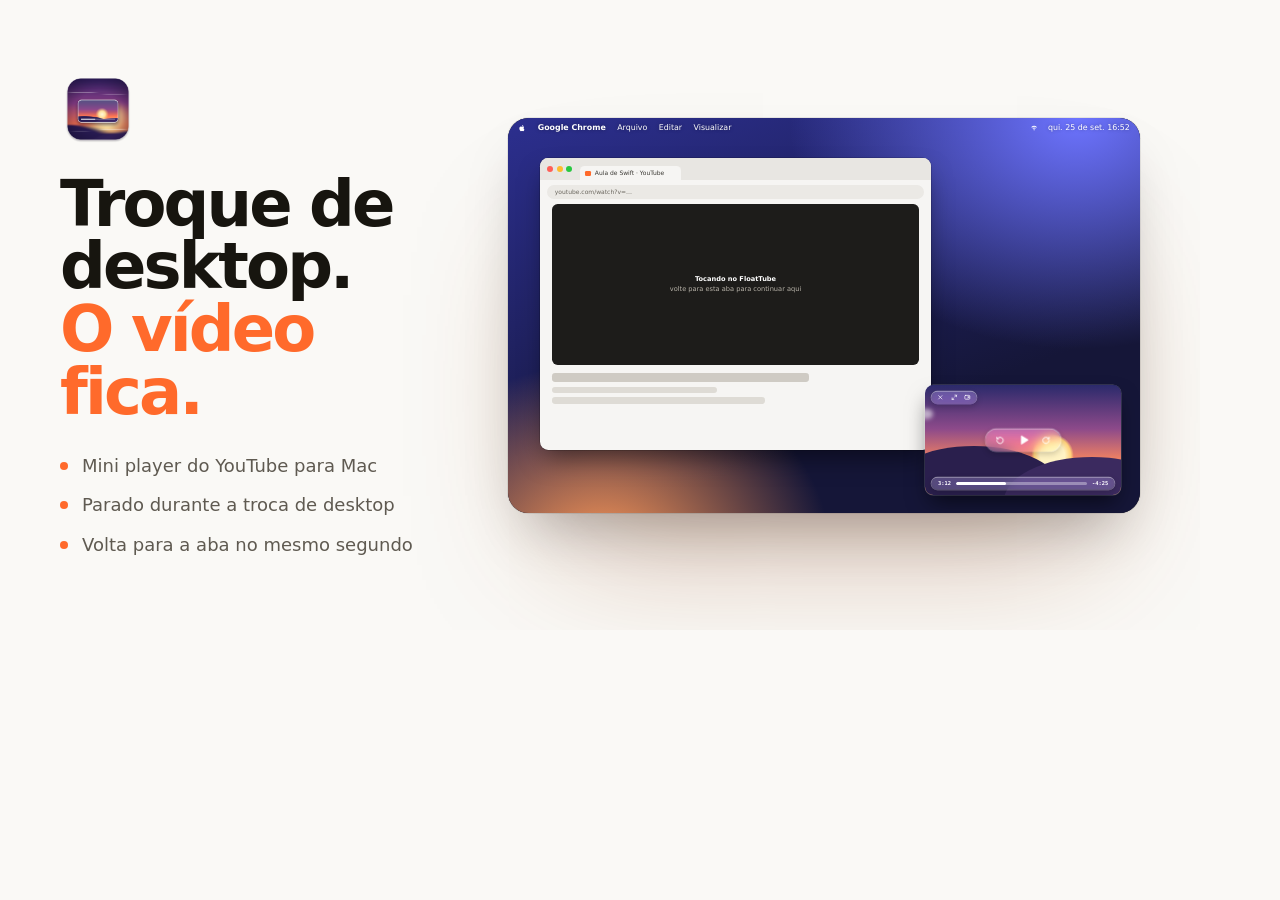
<file: store/og.html>
<!doctype html><html lang="pt-BR"><head><meta charset="utf-8"><link rel="stylesheet" href="/site/styles.css"><link rel="stylesheet" href="/store/store.css"><script src="/store/inject.js" defer></script>
<style>
.canvas { width: 1200px; height: 630px; display: grid; grid-template-columns: 400px 1fr; gap: 48px; align-items: center; padding: 0 60px; box-sizing: border-box; }
.pitch img { width: 76px; height: 76px; margin-bottom: 26px; }
.pitch ul { list-style: none; padding: 0; margin: 28px 0 0; display: grid; gap: 12px; font-size: 18px; color: var(--ink-2); }
.pitch li { padding-left: 22px; position: relative; }
.pitch li::before { content: ""; position: absolute; left: 0; top: 10px; width: 8px; height: 8px; border-radius: 50%; background: var(--accent); }
</style></head><body><div class="canvas">
<div class="pitch"><img src="/site/icon.png" alt=""><h1>Troque de desktop.<br><em>O vídeo fica.</em></h1>
<ul><li>Mini player do YouTube para Mac</li><li>Parado durante a troca de desktop</li><li>Volta para a aba no mesmo segundo</li></ul></div>
<div data-mac data-mode="floattube"></div>
</div></body></html>
</file>
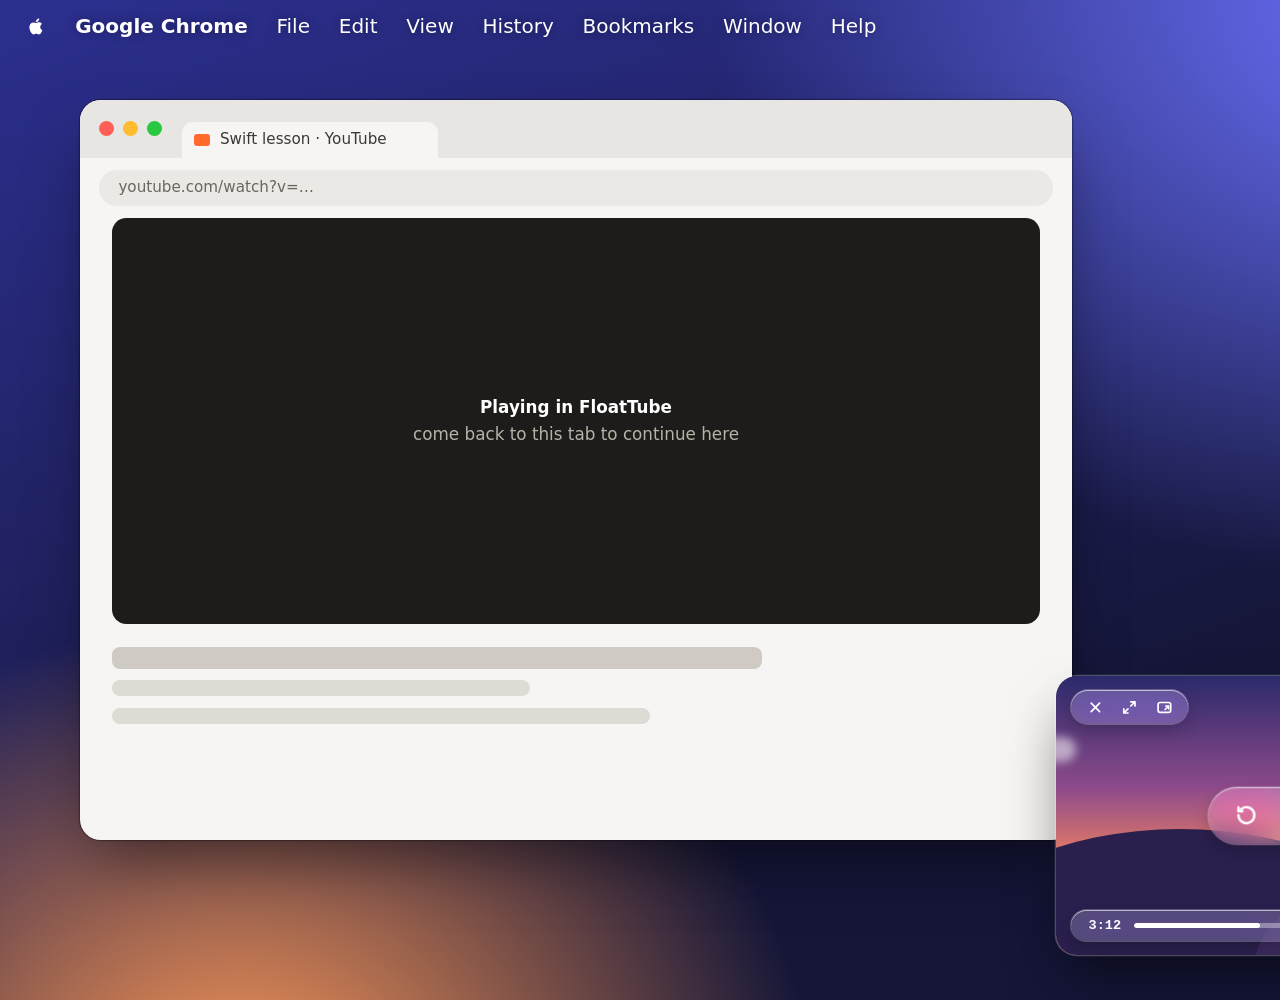
<file: store/portfolio-1.html>
<!doctype html><html lang="en"><head><meta charset="utf-8"><link rel="stylesheet" href="/site/styles.css"><link rel="stylesheet" href="/store/store.css"><script src="/store/inject.js" defer></script>
<style>.canvas { width: 1600px; height: 1000px; padding: 0; } .canvas .mac { border-radius: 0; box-shadow: none; }</style>
</head><body><div class="canvas"><div data-mac data-mode="floattube" data-lang="en"></div></div></body></html>
</file>
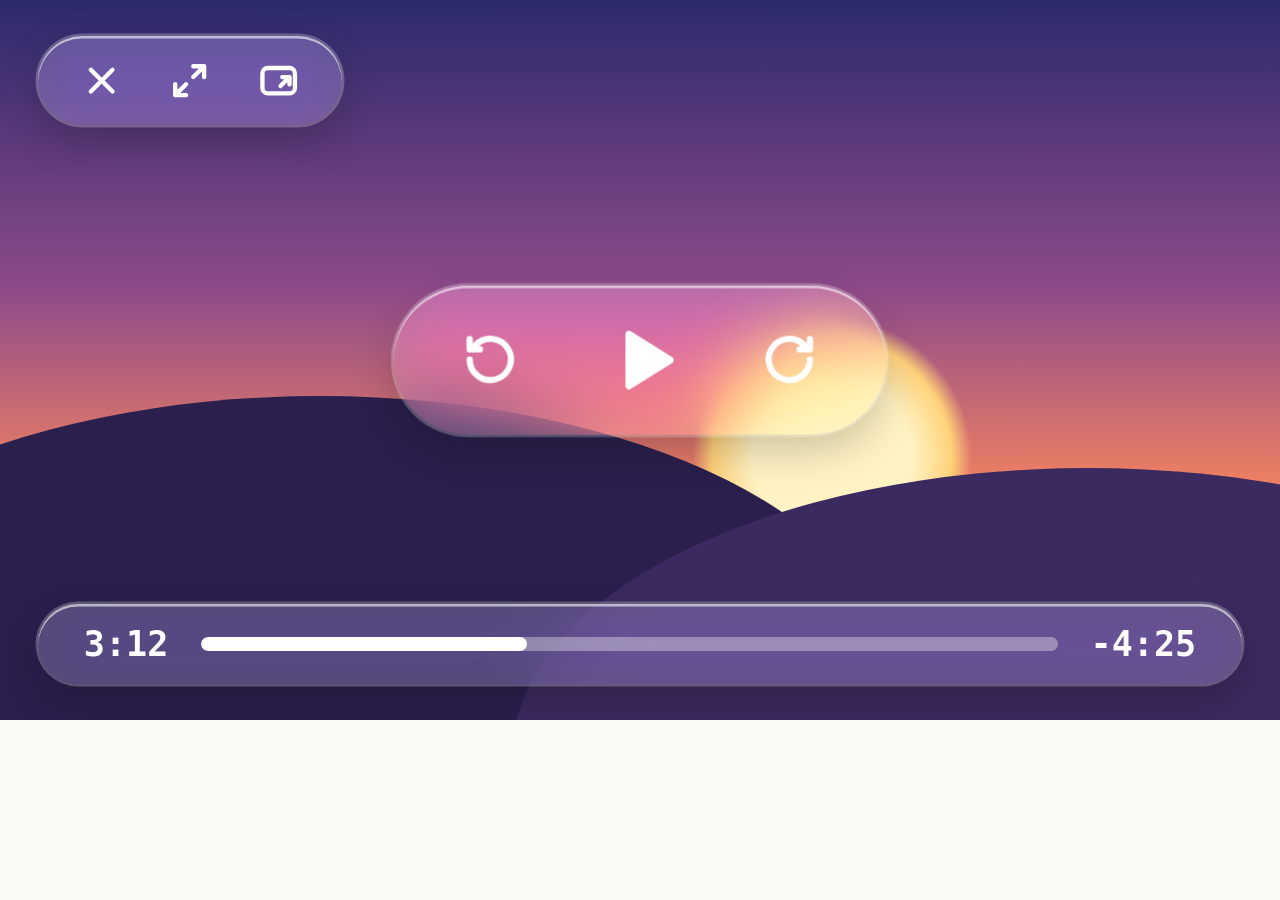
<file: store/portfolio-2.html>
<!doctype html><html lang="en"><head><meta charset="utf-8"><link rel="stylesheet" href="/site/styles.css"><link rel="stylesheet" href="/store/store.css"><script src="/store/inject.js" defer></script>
<style>
.canvas { width: 1280px; height: 720px; background: #111; }
/* O player com as mesmas proporções da tela de Mac: o contêiner tem a largura do Mac (1280 / 31%). */
.solo { container-type: inline-size; width: 4129px; position: relative; }
.solo .pip { position: relative; right: auto; bottom: auto; width: 31%; border-radius: 0; box-shadow: none; }
.solo .cloud { display: none; }
</style></head><body><div class="canvas"><div class="solo" id="solo"></div></div>
<script>
addEventListener('load', () => {
  const wait = setInterval(() => {
    const pip = document.querySelector('.mac > .pip');
    if (!pip) return;
    clearInterval(wait);
    document.getElementById('solo').appendChild(pip);
    document.querySelector('[data-mac]').remove();
  }, 50);
});
</script><div data-mac hidden></div></body></html>
</file>
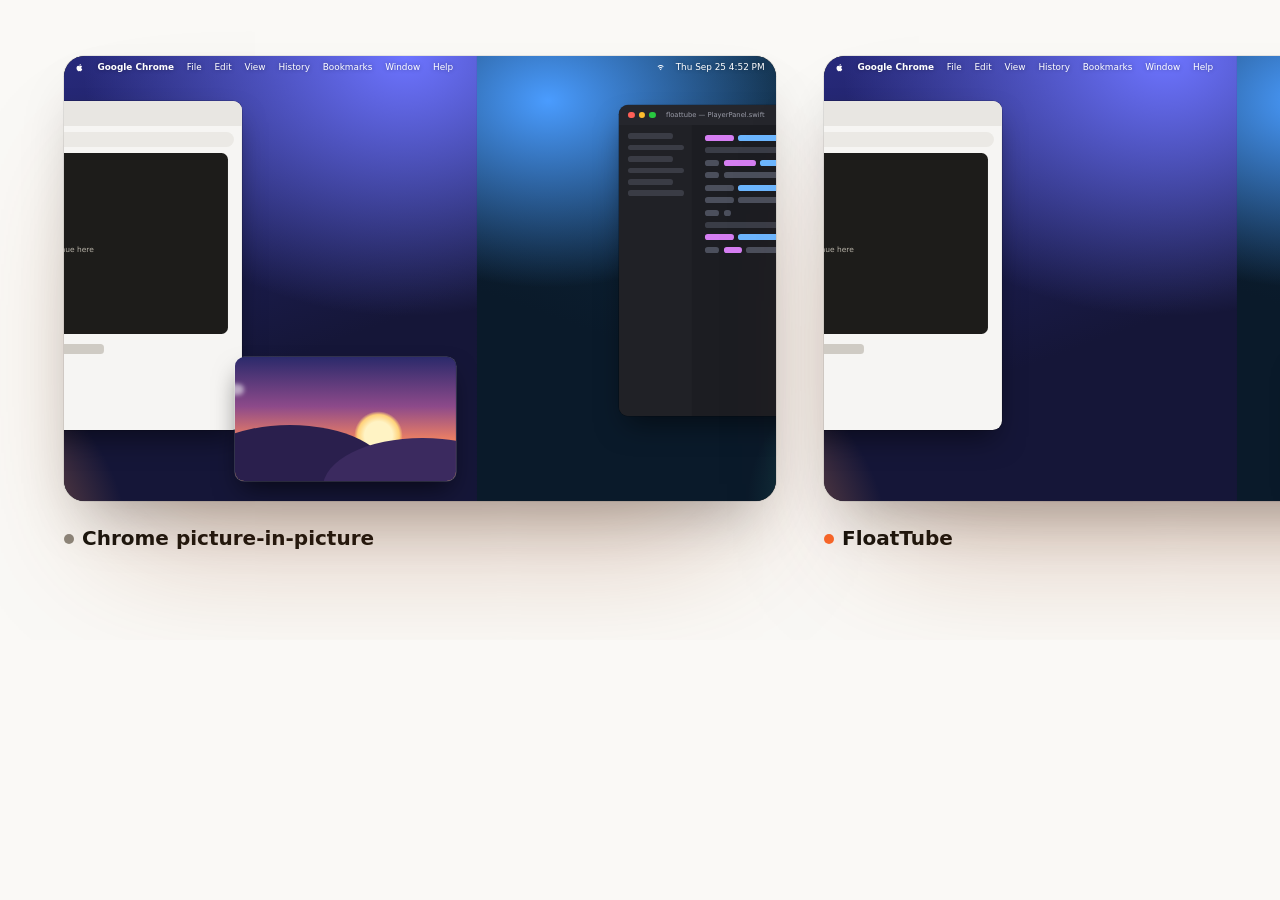
<file: store/portfolio-3.html>
<!doctype html><html lang="en"><head><meta charset="utf-8"><link rel="stylesheet" href="/site/styles.css"><link rel="stylesheet" href="/store/store.css"><script src="/store/inject.js" defer></script>
<style>
.canvas { width: 1600px; height: 640px; padding: 56px 64px; box-sizing: border-box; }
.pair { display: grid; grid-template-columns: 1fr 1fr; gap: 48px; }
.pair .tag { font-size: 20px; margin-top: 22px; }
.pair .tag i.bad { background: var(--ink-3); } .pair .tag i.good { background: var(--accent); }
</style></head><body><div class="canvas"><div class="pair">
  <div><div data-mac data-mode="chrome" data-offset="21" data-lang="en"></div><p class="tag"><i class="bad"></i>Chrome picture-in-picture</p></div>
  <div><div data-mac data-mode="floattube" data-offset="21" data-lang="en"></div><p class="tag"><i class="good"></i>FloatTube</p></div>
</div></div></body></html>
</file>
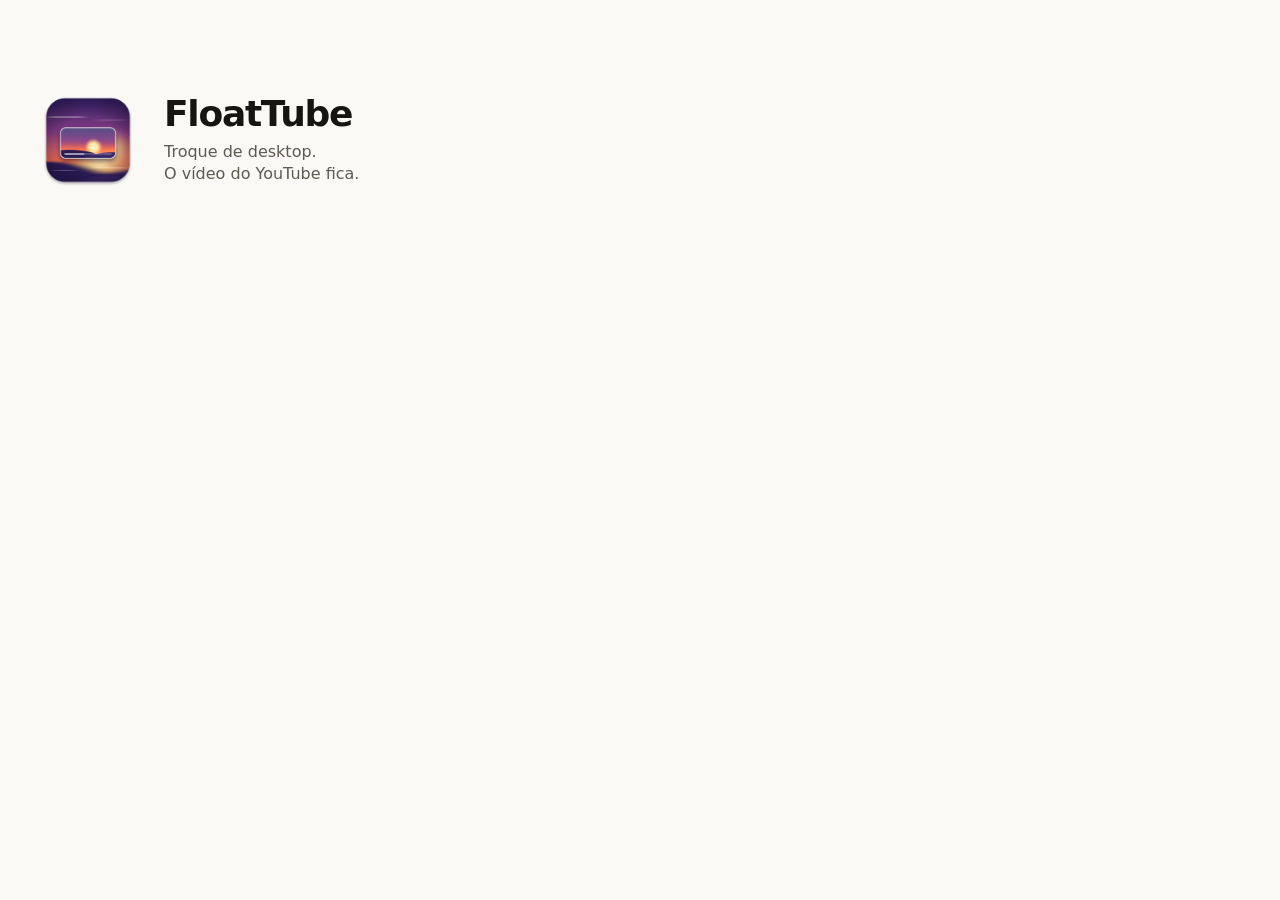
<file: store/promo-small.html>
<!doctype html><html lang="pt-BR"><head><meta charset="utf-8"><link rel="stylesheet" href="/site/styles.css"><link rel="stylesheet" href="/store/store.css"><script src="/store/inject.js" defer></script>
<style>
.canvas { width: 440px; height: 280px; display: flex; align-items: center; gap: 24px; padding: 0 36px; box-sizing: border-box; }
.canvas img { width: 104px; height: 104px; flex: none; }
.canvas h1 { font-size: 36px; letter-spacing: -0.035em; }
.canvas p { margin-top: 10px; font-size: 16px; line-height: 1.35; color: var(--ink-2); }
</style></head><body><div class="canvas"><img src="/site/icon.png" alt=""><div><h1>FloatTube</h1><p>Troque de desktop.<br>O vídeo do YouTube fica.</p></div></div></body></html>
</file>
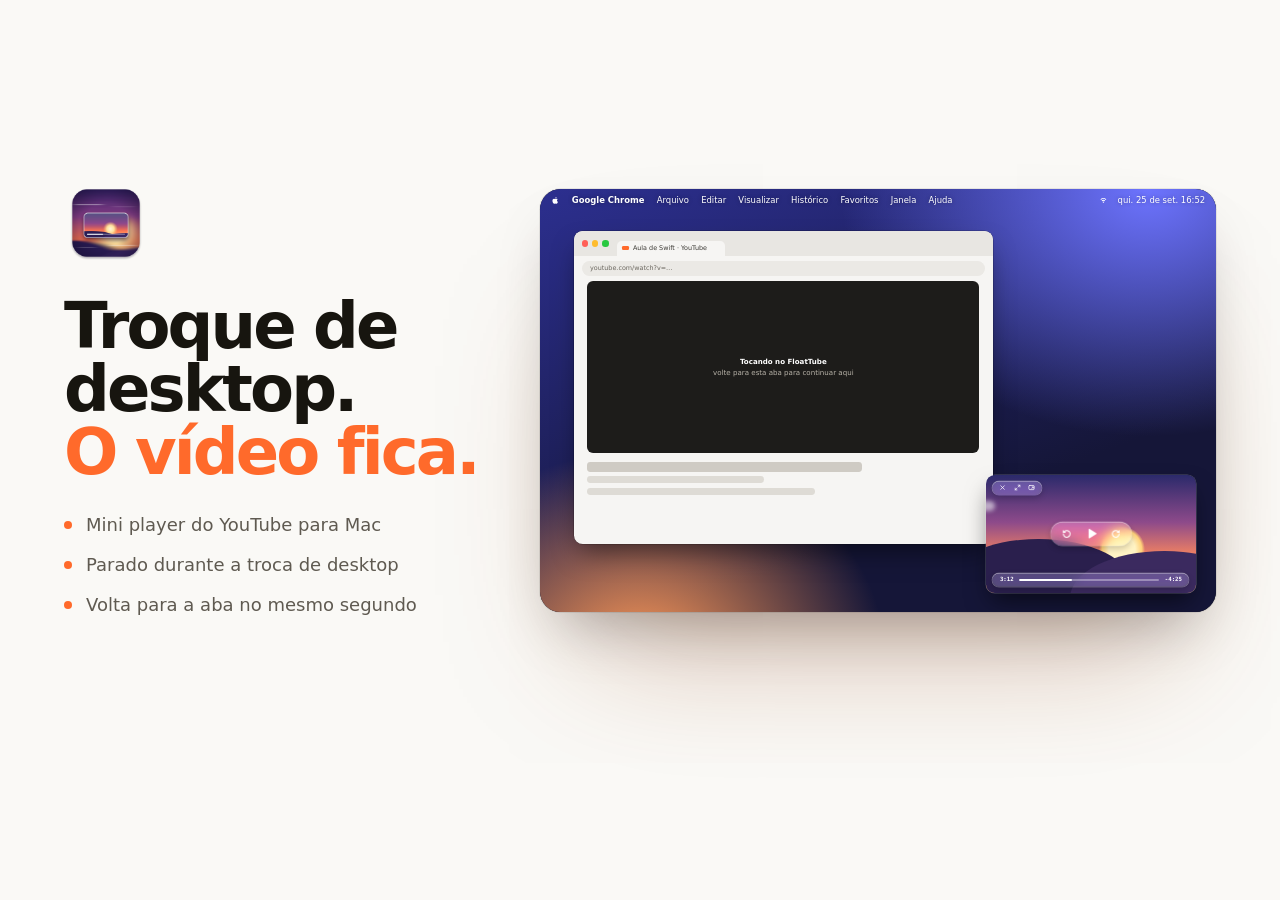
<file: store/screenshot-1.html>
<!doctype html><html lang="pt-BR"><head><meta charset="utf-8"><link rel="stylesheet" href="/site/styles.css"><link rel="stylesheet" href="/store/store.css"><script src="/store/inject.js" defer></script>
<style>
.canvas { width: 1280px; height: 800px; display: grid; grid-template-columns: 420px 1fr; gap: 56px; align-items: center; padding: 0 64px; box-sizing: border-box; }
.pitch img { width: 84px; height: 84px; margin-bottom: 30px; }
.pitch ul { list-style: none; padding: 0; margin: 28px 0 0; display: grid; gap: 12px; font-size: 18px; color: var(--ink-2); }
.pitch li { padding-left: 22px; position: relative; }
.pitch li::before { content: ""; position: absolute; left: 0; top: 10px; width: 8px; height: 8px; border-radius: 50%; background: var(--accent); }
</style></head><body><div class="canvas">
<div class="pitch"><img src="/site/icon.png" alt=""><h1>Troque de desktop.<br><em>O vídeo fica.</em></h1>
<ul><li>Mini player do YouTube para Mac</li><li>Parado durante a troca de desktop</li><li>Volta para a aba no mesmo segundo</li></ul></div>
<div data-mac data-mode="floattube"></div>
</div></body></html>
</file>
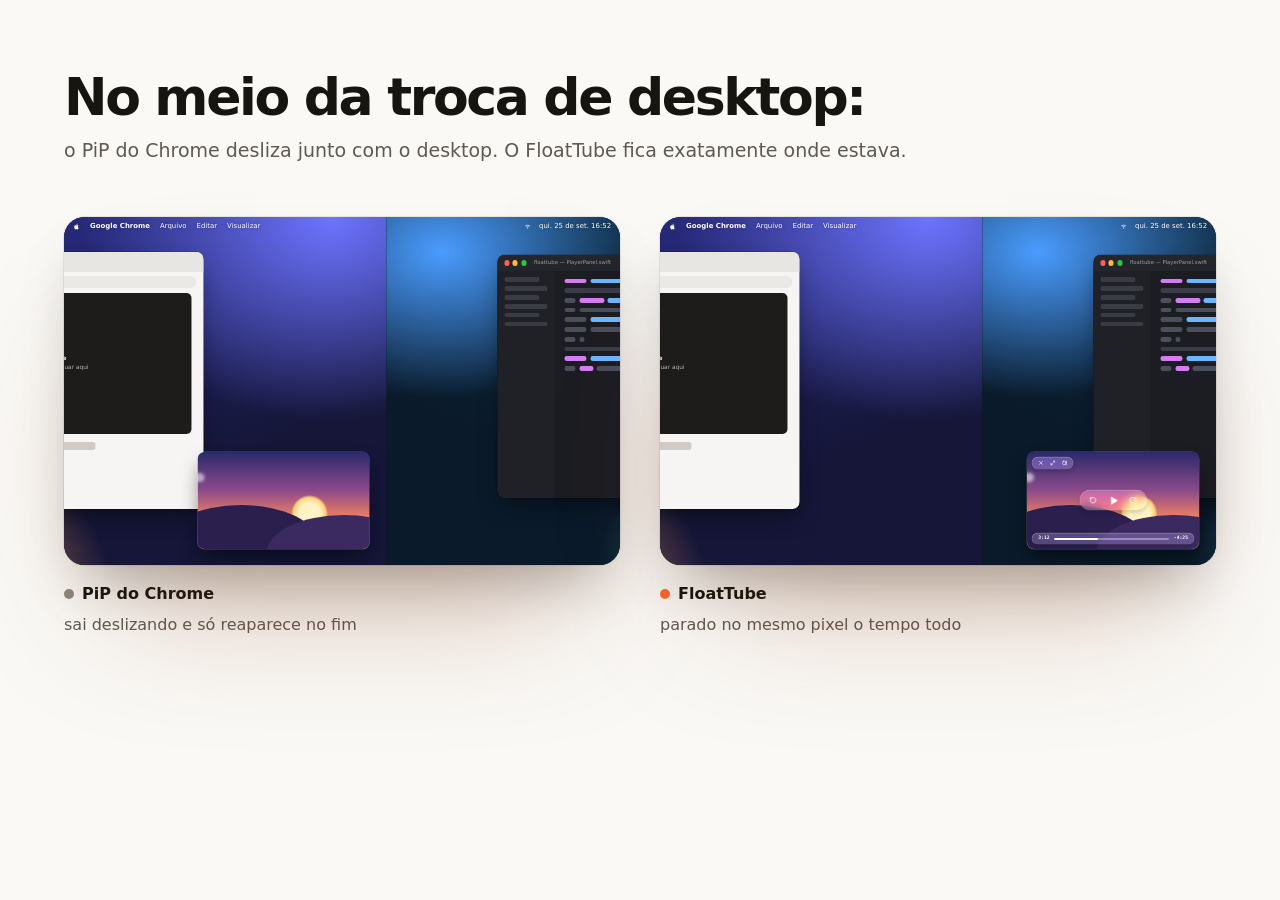
<file: store/screenshot-2.html>
<!doctype html><html lang="pt-BR"><head><meta charset="utf-8"><link rel="stylesheet" href="/site/styles.css"><link rel="stylesheet" href="/store/store.css"><script src="/store/inject.js" defer></script>
<style>
.canvas { width: 1280px; height: 800px; padding: 72px 64px 0; box-sizing: border-box; }
.canvas h1 { font-size: 52px; }
.canvas .lede { margin-top: 14px; font-size: 19px; }
.pair { display: grid; grid-template-columns: 1fr 1fr; gap: 40px; margin-top: 52px; }
.pair .tag i.bad { background: var(--ink-3); } .pair .tag i.good { background: var(--accent); }
.pair .note { font-size: 16px; color: var(--ink-2); margin-top: 6px; }
</style></head><body><div class="canvas">
<h1>No meio da troca de desktop:</h1><p class="lede">o PiP do Chrome desliza junto com o desktop. O FloatTube fica exatamente onde estava.</p>
<div class="pair">
  <div><div data-mac data-mode="chrome" data-offset="21"></div><p class="tag"><i class="bad"></i>PiP do Chrome</p><p class="note">sai deslizando e só reaparece no fim</p></div>
  <div><div data-mac data-mode="floattube" data-offset="21"></div><p class="tag"><i class="good"></i>FloatTube</p><p class="note">parado no mesmo pixel o tempo todo</p></div>
</div></div></body></html>
</file>
<file: site/styles.css>
:root {
  color-scheme: light dark;
  --bg: #faf9f6;
  --surface: #ffffff;
  --ink: #17150f;
  --ink-2: #5f5a51;
  --ink-3: #8f897e;
  --line: oklch(0 0 0 / 0.08);
  --accent: #ff6a2b;
  --accent-text: #c8470f;
  --button-bg: #17150f;
  --button-ink: #ffffff;
  --shadow-border:
    0 0 0 1px oklch(0 0 0 / 0.06),
    0 1px 2px -1px oklch(0 0 0 / 0.06),
    0 2px 4px 0 oklch(0 0 0 / 0.04);
  --shadow-border-hover:
    0 0 0 1px oklch(0 0 0 / 0.08),
    0 1px 2px -1px oklch(0 0 0 / 0.08),
    0 2px 4px 0 oklch(0 0 0 / 0.06);
  --shadow-float:
    0 0 0 1px oklch(0 0 0 / 0.08),
    0 30px 60px -20px oklch(0 0 0 / 0.28),
    0 80px 140px -50px oklch(0.45 0.12 45 / 0.35);
  --ease: cubic-bezier(0.2, 0, 0, 1);
  --space-ease: cubic-bezier(0.32, 0.72, 0, 1);
  --font: -apple-system, BlinkMacSystemFont, "SF Pro Text", "Inter", "Segoe UI", system-ui, sans-serif;
  --font-display: -apple-system, BlinkMacSystemFont, "SF Pro Display", "Inter", "Segoe UI", system-ui, sans-serif;
  --mono: ui-monospace, "SF Mono", "JetBrains Mono", Menlo, monospace;
}

@media (prefers-color-scheme: dark) {
  :root {
    --bg: #0f0e0c;
    --surface: #1a1916;
    --ink: #f4f2ed;
    --ink-2: #a7a298;
    --ink-3: #7a756b;
    --line: oklch(1 0 0 / 0.1);
    --accent-text: #ff8a57;
    --button-bg: #f4f2ed;
    --button-ink: #17150f;
    --shadow-border: 0 0 0 1px oklch(1 0 0 / 0.08);
    --shadow-border-hover: 0 0 0 1px oklch(1 0 0 / 0.13);
    --shadow-float: 0 0 0 1px oklch(1 0 0 / 0.1), 0 50px 120px -40px oklch(0 0 0 / 0.9);
  }
}

*, *::before, *::after { box-sizing: border-box; }

html {
  -webkit-text-size-adjust: 100%;
  scroll-behavior: smooth;
}

body {
  margin: 0;
  background: var(--bg);
  color: var(--ink);
  font: 17px/1.55 var(--font);
  -webkit-font-smoothing: antialiased;
  -moz-osx-font-smoothing: grayscale;
  text-rendering: optimizeLegibility;
}

a { color: inherit; text-decoration: none; }

img { display: block; max-width: 100%; }

.container {
  width: min(1160px, 100%);
  margin-inline: auto;
  padding-inline: 24px;
}

@media (max-width: 560px) {
  .container { padding-inline: 16px; }
}

h1, h2, h3 {
  font-family: var(--font-display);
  text-wrap: balance;
  margin: 0;
}

p { text-wrap: pretty; margin: 0; }

.kicker {
  font: 500 13px/1 var(--mono);
  letter-spacing: 0.02em;
  color: var(--ink-3);
  text-transform: uppercase;
}

/* ─── Topo ─────────────────────────────────────────── */

.topbar {
  position: sticky;
  top: 0;
  z-index: 20;
  background: color-mix(in oklab, var(--bg) 82%, transparent);
  -webkit-backdrop-filter: saturate(180%) blur(16px);
  backdrop-filter: saturate(180%) blur(16px);
  border-bottom: 1px solid transparent;
  transition: border-color 200ms var(--ease);
}

.topbar.scrolled { border-bottom-color: var(--line); }

.topbar-inner {
  display: flex;
  align-items: center;
  justify-content: space-between;
  height: 60px;
}

.brand {
  display: flex;
  align-items: center;
  gap: 10px;
  font-weight: 650;
  font-size: 16px;
  letter-spacing: -0.01em;
}

.brand img { width: 28px; height: 28px; }

.topbar nav {
  display: flex;
  align-items: center;
  gap: 4px;
}

.topbar nav a:not(.button) {
  font-size: 14px;
  color: var(--ink-2);
  padding: 8px 12px;
  border-radius: 8px;
  transition-property: color, background-color;
  transition-duration: 150ms;
  transition-timing-function: var(--ease);
}

.topbar nav a:not(.button):hover { color: var(--ink); background: var(--line); }

@media (max-width: 720px) {
  .topbar nav a:not(.button) { display: none; }
}

/* ─── Botões ───────────────────────────────────────── */

.button {
  display: inline-flex;
  align-items: center;
  justify-content: center;
  gap: 8px;
  height: 48px;
  padding: 0 20px 0 18px;
  border: 0;
  border-radius: 12px;
  font: 600 16px/1 var(--font);
  letter-spacing: -0.005em;
  color: var(--button-ink);
  background: var(--button-bg);
  cursor: pointer;
  box-shadow: 0 1px 2px oklch(0 0 0 / 0.2), inset 0 1px 0 oklch(1 0 0 / 0.12);
  transition-property: scale, opacity;
  transition-duration: 150ms;
  transition-timing-function: var(--ease);
}

.button:hover { opacity: 0.88; }
.button:active { scale: 0.96; }

.button svg { width: 17px; height: 17px; margin-top: -2px; }

.button.small { height: 36px; padding: 0 14px; font-size: 14px; border-radius: 10px; }

.button.quiet {
  color: var(--ink);
  background: var(--surface);
  box-shadow: var(--shadow-border);
  transition-property: scale, box-shadow;
}

.button.quiet:hover { opacity: 1; box-shadow: var(--shadow-border-hover); }

.link-arrow {
  display: inline-flex;
  align-items: center;
  gap: 6px;
  font-weight: 550;
  color: var(--ink-2);
  transition: color 150ms var(--ease);
}

.link-arrow:hover { color: var(--ink); }

.link-arrow span { transition: translate 150ms var(--ease); }
.link-arrow:hover span { translate: 3px 0; }

/* ─── Hero ─────────────────────────────────────────── */

.hero { padding-block: 72px 40px; }

.hero h1 {
  font-size: clamp(46px, 7.4vw, 92px);
  line-height: 0.98;
  letter-spacing: -0.045em;
  font-weight: 720;
  margin: 18px 0 22px;
}

.hero h1 em {
  font-style: normal;
  color: var(--accent);
}

.hero .lede {
  font-size: clamp(18px, 1.6vw, 20px);
  line-height: 1.5;
  color: var(--ink-2);
  max-width: 34em;
}

.hero .actions {
  display: flex;
  flex-wrap: wrap;
  align-items: center;
  gap: 14px 24px;
  margin-top: 32px;
}

.hero .meta {
  margin-top: 18px;
  font-size: 14px;
  color: var(--ink-3);
}

/* Entrada escalonada, só no carregamento */
.rise {
  animation: rise 700ms var(--ease) both;
  animation-delay: calc(var(--i, 0) * 100ms);
}

@keyframes rise {
  from { opacity: 0; transform: translateY(12px); filter: blur(4px); }
}

/* ─── Demonstração ─────────────────────────────────── */

.stage { padding-bottom: 40px; }

.stage-bar {
  display: flex;
  flex-wrap: wrap;
  align-items: center;
  justify-content: space-between;
  gap: 12px;
  margin-bottom: 16px;
}

.segmented {
  position: relative;
  display: grid;
  grid-template-columns: 1fr 1fr;
  padding: 4px;
  border-radius: 12px;
  background: var(--line);
}

.segmented::before {
  content: "";
  position: absolute;
  inset: 4px auto 4px 4px;
  width: calc(50% - 4px);
  border-radius: 8px;
  background: var(--surface);
  box-shadow: 0 1px 2px oklch(0 0 0 / 0.12), 0 0 0 1px oklch(0 0 0 / 0.04);
  transition: translate 250ms var(--ease);
}

[data-active="chrome"] .segmented::before { translate: 100% 0; }

.segmented button {
  position: relative;
  min-height: 36px;
  padding: 0 16px;
  border: 0;
  background: none;
  font: 550 14px/1 var(--font);
  color: var(--ink-2);
  cursor: pointer;
  transition: color 150ms var(--ease);
}

.segmented button[aria-pressed="true"] { color: var(--ink); }

.switch-space {
  display: inline-flex;
  align-items: center;
  gap: 10px;
  min-height: 44px;
  padding: 0 6px 0 14px;
  border: 0;
  border-radius: 12px;
  background: var(--surface);
  box-shadow: var(--shadow-border);
  font: 550 14px/1 var(--font);
  color: var(--ink);
  cursor: pointer;
  transition-property: scale, box-shadow;
  transition-duration: 150ms;
  transition-timing-function: var(--ease);
}

.switch-space:hover { box-shadow: var(--shadow-border-hover); }
.switch-space:active { scale: 0.96; }

.keys { display: inline-flex; gap: 4px; }

kbd {
  display: inline-grid;
  place-items: center;
  min-width: 28px;
  height: 28px;
  padding: 0 7px;
  border-radius: 7px;
  font: 500 13px/1 var(--font);
  color: var(--ink);
  background: var(--bg);
  box-shadow: inset 0 -1.5px 0 var(--line), 0 0 0 1px var(--line);
}

.caption {
  margin-top: 16px;
  font-size: 15px;
  color: var(--ink-2);
  min-height: 1.55em;
  transition: opacity 200ms var(--ease);
}

/* A tela do Mac. Tudo dentro dela é medido em cqw para escalar como uma imagem. */
.mac {
  position: relative;
  aspect-ratio: 16 / 10;
  border-radius: clamp(12px, 1.6cqw, 22px);
  overflow: hidden;
  isolation: isolate;
  container-type: inline-size;
  background: #111;
  box-shadow: var(--shadow-float);
  user-select: none;
}

.menubar {
  position: absolute;
  inset: 0 0 auto;
  z-index: 5;
  height: 3.3cqw;
  display: flex;
  align-items: center;
  gap: 1.8cqw;
  padding: 0 1.6cqw;
  font: 400 1.25cqw/1 var(--font);
  color: #fff;
  text-shadow: 0 0 0.6cqw oklch(0 0 0 / 0.35);
}

.menubar b { font-weight: 650; }
.menubar svg { width: 1.3cqw; height: 1.3cqw; fill: #fff; }
.menubar .right { margin-left: auto; display: flex; align-items: center; gap: 1.5cqw; font-variant-numeric: tabular-nums; }
.menubar .menus { display: flex; gap: 1.8cqw; }

@container (max-width: 640px) {
  .menubar .menus span:nth-child(n + 4) { display: none; }
}

.spaces {
  position: absolute;
  inset: 0;
  width: 200%;
  display: flex;
  transition: transform 900ms var(--space-ease);
}

.mac.at-2 .spaces { transform: translateX(-50%); }

.space {
  position: relative;
  flex: 1;
  overflow: hidden;
}

.space-1 {
  background:
    radial-gradient(60% 80% at 15% 110%, #ff9a5a 0%, transparent 60%),
    radial-gradient(70% 90% at 90% 0%, #6d74ff 0%, transparent 65%),
    linear-gradient(160deg, #2c2f8f, #151638 70%);
}

.space-2 {
  background:
    radial-gradient(70% 70% at 80% 100%, #2fb5a4 0%, transparent 60%),
    radial-gradient(60% 70% at 10% 10%, #4a9cff 0%, transparent 60%),
    linear-gradient(200deg, #11324a, #0a1a2a 70%);
}

/* Janelas */
.window {
  position: absolute;
  border-radius: 1.3cqw;
  overflow: hidden;
  box-shadow: 0 0 0 0.08cqw oklch(0 0 0 / 0.3), 0 2cqw 4cqw -1cqw oklch(0 0 0 / 0.5);
}

.lights { display: flex; gap: 0.55cqw; }
.lights i { width: 0.95cqw; height: 0.95cqw; border-radius: 50%; background: #ff5f57; }
.lights i:nth-child(2) { background: #febc2e; }
.lights i:nth-child(3) { background: #28c840; }

.browser { left: 5%; top: 10%; width: 62%; height: 74%; background: #f6f5f3; }

.browser .chrome-bar {
  display: flex;
  align-items: center;
  gap: 1.2cqw;
  height: 3.6cqw;
  padding: 0 1.2cqw;
  background: #e8e6e2;
}

.browser .tab {
  height: 2.2cqw;
  width: 16cqw;
  border-radius: 0.7cqw 0.7cqw 0 0;
  margin-top: 1.4cqw;
  background: #f6f5f3;
  display: flex;
  align-items: center;
  gap: 0.6cqw;
  padding: 0 0.8cqw;
  font: 500 0.95cqw/1 var(--font);
  color: #3b3934;
}

.browser .tab::before { content: ""; width: 1cqw; height: 0.7cqw; border-radius: 0.2cqw; background: #ff6a2b; }

.browser .address {
  margin: 0.8cqw 1.2cqw;
  height: 2.2cqw;
  border-radius: 1.1cqw;
  background: #ebe9e5;
  display: flex;
  align-items: center;
  padding: 0 1.2cqw;
  font: 400 0.95cqw/1 var(--font);
  color: #6b675f;
}

.browser .page { padding: 0 2cqw; }

.browser .paused-video {
  aspect-ratio: 16 / 7;
  border-radius: 0.9cqw;
  background: #1d1c1a;
  display: grid;
  place-items: center;
  font: 500 1.05cqw/1.3 var(--font);
  color: #b7b2a8;
  text-align: center;
}

.browser .paused-video b { display: block; color: #fff; font-weight: 600; margin-bottom: 0.3cqw; }

.bars { display: grid; gap: 0.7cqw; margin-top: 1.4cqw; }
.bars i { height: 1cqw; border-radius: 0.5cqw; background: #dedbd5; }
.bars i:nth-child(1) { width: 70%; height: 1.4cqw; background: #cfcbc4; }
.bars i:nth-child(2) { width: 45%; }
.bars i:nth-child(3) { width: 58%; }

.editor { left: 20%; top: 11%; width: 64%; height: 70%; background: #1c1d22; display: grid; grid-template-rows: 2.8cqw 1fr; }

.editor .title {
  display: flex;
  align-items: center;
  gap: 1.4cqw;
  padding: 0 1.2cqw;
  background: #25262c;
  font: 500 0.95cqw/1 var(--font);
  color: #9a9ca8;
}

.editor .code { display: grid; grid-template-columns: 16% 1fr; }
.editor .tree { background: #202126; padding: 1.2cqw; display: grid; gap: 0.8cqw; align-content: start; }
.editor .tree i { height: 0.8cqw; border-radius: 0.4cqw; background: #3a3c45; }
.editor .tree i:nth-child(odd) { width: 80%; }
.editor .lines { padding: 1.4cqw 1.8cqw; display: grid; gap: 0.9cqw; align-content: start; }
.editor .lines span { display: flex; gap: 0.6cqw; }
.editor .lines i { height: 0.85cqw; border-radius: 0.4cqw; background: #4b4f5c; }
.editor .k { background: #d57ef2 !important; }
.editor .s { background: #f2b35e !important; }
.editor .f { background: #6cb6ff !important; }
.editor .c { background: #3a3d47 !important; }

/* O player */
.pip {
  position: absolute;
  right: 3%;
  bottom: 4.5%;
  z-index: 4;
  width: 31%;
  aspect-ratio: 16 / 9;
  border-radius: 1.3cqw;
  overflow: hidden;
  box-shadow: 0 0 0 0.08cqw oklch(1 0 0 / 0.25), 0 1.8cqw 3.6cqw -0.8cqw oklch(0 0 0 / 0.6);
  transition: opacity 250ms var(--ease);
}

.video {
  position: absolute;
  inset: 0;
  background: linear-gradient(180deg, #2b2a6b 0%, #8d4a8a 40%, #ff8a5c 72%, #ffc57a 100%);
}

.video .sun {
  position: absolute;
  left: 54%;
  top: 44%;
  width: 22%;
  aspect-ratio: 1;
  border-radius: 50%;
  background: radial-gradient(circle, #fff3c4 0 40%, #ffd27a 60%, transparent 70%);
}

.video .hill {
  position: absolute;
  bottom: -35%;
  width: 90%;
  aspect-ratio: 2 / 1;
  border-radius: 50%;
  background: #2a1f4d;
}

.video .hill-1 { left: -20%; }
.video .hill-2 { right: -30%; bottom: -45%; background: #3b2a5f; }

.video .cloud {
  position: absolute;
  top: 22%;
  left: -30%;
  width: 34%;
  height: 9%;
  border-radius: 99px;
  background: oklch(1 0 0 / 0.55);
  filter: blur(0.3cqw);
  animation: drift 14s linear infinite;
}

@keyframes drift { to { transform: translateX(420%); } }

/* Controles em vidro */
.glass {
  background: oklch(1 0 0 / 0.2);
  -webkit-backdrop-filter: blur(0.8cqw) saturate(170%);
  backdrop-filter: blur(0.8cqw) saturate(170%);
  box-shadow: inset 0 0.06cqw 0 oklch(1 0 0 / 0.6), 0 0 0 0.06cqw oklch(1 0 0 / 0.25), 0 0.4cqw 1cqw oklch(0 0 0 / 0.2);
}

.pip .top {
  position: absolute;
  left: 3%;
  top: 5%;
  display: flex;
  gap: 1.1cqw;
  padding: 0.55cqw 1cqw;
  border-radius: 99px;
}

.pip .top svg, .pip .middle svg { stroke: #fff; fill: none; stroke-width: 2.4; stroke-linecap: round; stroke-linejoin: round; }
.pip .top svg { width: 1.05cqw; height: 1.05cqw; }

.pip .middle {
  position: absolute;
  left: 50%;
  top: 50%;
  translate: -50% -50%;
  display: flex;
  align-items: center;
  gap: 1.8cqw;
  padding: 0.8cqw 1.6cqw;
  border-radius: 99px;
}

.pip .middle svg { width: 1.5cqw; height: 1.5cqw; }
.pip .middle svg.solid { width: 2cqw; height: 2cqw; fill: #fff; stroke: none; margin-left: 0.15cqw; }

.pip .bottom {
  position: absolute;
  left: 3%;
  right: 3%;
  bottom: 5%;
  display: flex;
  align-items: center;
  gap: 0.8cqw;
  padding: 0.55cqw 1.1cqw;
  border-radius: 99px;
  font: 600 0.85cqw/1 var(--mono);
  color: #fff;
  font-variant-numeric: tabular-nums;
}

.pip .track { flex: 1; height: 0.35cqw; border-radius: 99px; background: oklch(1 0 0 / 0.35); overflow: hidden; }
.pip .track i { display: block; height: 100%; width: 38%; border-radius: inherit; background: #fff; animation: progress 60s linear infinite; }

@keyframes progress { to { width: 100%; } }

/* Modos: no do Chrome, o player mora dentro de cada desktop e desliza junto */
.space .pip { opacity: 0; }
.mac > .pip { opacity: 1; }
[data-active="chrome"] .space .pip { opacity: 1; }
[data-active="chrome"] .mac > .pip { opacity: 0; }

/* HUD com as teclas da troca */
.hud {
  position: absolute;
  left: 50%;
  top: 6.5cqw;
  z-index: 6;
  display: flex;
  align-items: center;
  gap: 1cqw;
  padding: 0.8cqw 1.3cqw;
  border-radius: 1.6cqw;
  font: 550 1.15cqw/1 var(--font);
  color: #fff;
  opacity: 0;
  translate: -50% -0.6cqw;
  transition-property: opacity, translate;
  transition-duration: 200ms;
  transition-timing-function: var(--ease);
}

.hud.show { opacity: 1; translate: -50% 0; }

.hud kbd {
  min-width: 2.3cqw;
  height: 2.3cqw;
  padding: 0 0.6cqw;
  border-radius: 0.55cqw;
  font-size: 1.2cqw;
  color: #fff;
  background: oklch(1 0 0 / 0.18);
  box-shadow: inset 0 -0.12cqw 0 oklch(0 0 0 / 0.25), 0 0 0 0.06cqw oklch(1 0 0 / 0.3);
}

.stage.paused * { animation-play-state: paused !important; }

/* ─── Seções ───────────────────────────────────────── */

.section { padding: 112px 0; }

.section + .section { border-top: 1px solid var(--line); }

.section-head { max-width: 640px; margin-bottom: 56px; }

.section-head h2, .split h2 {
  font-size: clamp(32px, 4.2vw, 50px);
  line-height: 1.04;
  letter-spacing: -0.035em;
  font-weight: 700;
  margin-top: 14px;
}

.section-head > p:not(.kicker) { margin-top: 18px; font-size: 18px; color: var(--ink-2); }

/* Como funciona */
.split {
  display: grid;
  grid-template-columns: minmax(0, 5fr) minmax(0, 6fr);
  gap: 64px;
  align-items: center;
}

@media (max-width: 900px) {
  .split { grid-template-columns: 1fr; gap: 48px; }
}

.explain > p:not(.kicker) { margin-top: 18px; font-size: 18px; color: var(--ink-2); }
.explain h2 + p { margin-top: 22px; }

.footnote {
  margin-top: 28px !important;
  padding-top: 18px;
  border-top: 1px solid var(--line);
  font: 400 13.5px/1.6 var(--mono) !important;
  color: var(--ink-3) !important;
}

/* Diagrama em camadas */
.diagram { margin: 0; }

.layers {
  position: relative;
  aspect-ratio: 4 / 3;
  perspective: 1600px;
}

.layers .stack {
  position: absolute;
  left: 50%;
  top: 52%;
  width: 72%;
  aspect-ratio: 16 / 10;
  transform-style: preserve-3d;
  transform: translate(-50%, -50%) rotateX(58deg) rotateZ(-36deg);
}

.plane {
  position: absolute;
  inset: 0;
  border-radius: 14px;
}

.plane-desktops {
  overflow: hidden;
  background: #151638;
  box-shadow: 0 0 0 1px oklch(0 0 0 / 0.1), 0 40px 60px -20px oklch(0 0 0 / 0.35);
}

.plane-desktops .strip {
  display: flex;
  width: 300%;
  height: 100%;
  animation: slide-desktops 7s var(--space-ease) infinite;
}

.plane-desktops .strip > i { flex: 1; }
.plane-desktops .strip > i:nth-child(1) { background: linear-gradient(160deg, #3a3fb0, #151638); }
.plane-desktops .strip > i:nth-child(2) { background: linear-gradient(200deg, #1b6f7a, #0a1a2a); }
.plane-desktops .strip > i:nth-child(3) { background: linear-gradient(160deg, #3a3fb0, #151638); }

@keyframes slide-desktops {
  0%, 30% { transform: translateX(0); }
  45%, 80% { transform: translateX(-33.333%); }
  95%, 100% { transform: translateX(0); }
}

.plane-player {
  transform: translateZ(110px);
  background: oklch(1 0 0 / 0.08);
  box-shadow: inset 0 0 0 1.5px oklch(0.72 0.17 45 / 0.8);
}

.plane-player .mini {
  position: absolute;
  right: 5%;
  bottom: 7%;
  width: 34%;
  aspect-ratio: 16 / 9;
  border-radius: 8px;
  background: linear-gradient(180deg, #8d4a8a, #ff8a5c 70%, #ffc57a);
  box-shadow: 0 10px 20px -6px oklch(0 0 0 / 0.5);
}

.legend {
  display: flex;
  flex-wrap: wrap;
  justify-content: center;
  gap: 12px 40px;
  margin-top: 8px;
}

.legend p { display: flex; gap: 12px; align-items: flex-start; }

.legend span { display: grid; gap: 2px; font-size: 13.5px; color: var(--ink-3); font-family: var(--mono); }

.legend b { font: 600 15px/1.3 var(--font); color: var(--ink); }

.swatch {
  flex: none;
  width: 22px;
  height: 14px;
  margin-top: 2px;
  border-radius: 4px;
}

.swatch-player { box-shadow: inset 0 0 0 1.5px oklch(0.72 0.17 45); background: oklch(0.72 0.17 45 / 0.12); }
.swatch-desktops { background: linear-gradient(160deg, #3a3fb0, #151638); }

/* Recursos */
.features {
  display: grid;
  grid-template-columns: minmax(0, 7fr) minmax(0, 4fr);
  gap: 64px;
  align-items: start;
}

@media (max-width: 900px) {
  .features { grid-template-columns: 1fr; gap: 48px; }
}

.feature-list {
  display: grid;
  grid-template-columns: 1fr 1fr;
  gap: 0 40px;
  margin: 0;
  padding: 0;
  list-style: none;
}

@media (max-width: 640px) {
  .feature-list { grid-template-columns: 1fr; }
}

.feature-list li {
  padding: 22px 0 24px;
  border-top: 1px solid var(--line);
}

.feature-list h3 {
  font-size: 17px;
  font-weight: 620;
  letter-spacing: -0.01em;
  margin-bottom: 6px;
}

.feature-list p { font-size: 15.5px; color: var(--ink-2); }

.shortcuts {
  padding: 24px;
  border-radius: 20px;
  background: var(--surface);
  box-shadow: var(--shadow-border);
}

.shortcuts h3 { font-size: 15px; font-weight: 620; margin-bottom: 8px; }

.shortcuts dl { margin: 0; display: grid; }

.shortcuts .row {
  display: flex;
  align-items: center;
  justify-content: space-between;
  gap: 16px;
  padding: 12px 0;
  border-top: 1px solid var(--line);
}

.shortcuts .row:first-child { border-top: 0; }
.shortcuts dt { order: 2; display: flex; gap: 4px; }
.shortcuts dd { margin: 0; font-size: 15px; color: var(--ink-2); }

/* Instalar */
.steps {
  display: grid;
  grid-template-columns: repeat(3, 1fr);
  gap: 40px;
  counter-reset: step;
}

@media (max-width: 900px) {
  .steps { grid-template-columns: 1fr; gap: 36px; }
}

.step { padding-top: 20px; border-top: 1px solid var(--line); }

.step::before {
  counter-increment: step;
  content: "0" counter(step);
  display: block;
  font: 500 13px/1 var(--mono);
  color: var(--accent-text);
  margin-bottom: 18px;
  font-variant-numeric: tabular-nums;
}

.step h3 { font-size: 20px; letter-spacing: -0.015em; font-weight: 650; margin-bottom: 10px; }
.step p { font-size: 15.5px; color: var(--ink-2); }
.step p + p { margin-top: 10px; }
.step .button { margin-top: 20px; }

code {
  font: 500 0.88em/1 var(--mono);
  padding: 2px 6px;
  border-radius: 6px;
  background: var(--line);
}

.terminal {
  display: flex;
  align-items: center;
  gap: 8px;
  margin-top: 16px;
  padding: 6px 6px 6px 14px;
  border-radius: 12px;
  background: #17150f;
  color: #efece6;
  box-shadow: 0 0 0 1px oklch(1 0 0 / 0.06);
}

.terminal code {
  flex: 1;
  min-width: 0;
  overflow-x: auto;
  white-space: nowrap;
  padding: 8px 0;
  background: none;
  font-size: 12.5px;
  scrollbar-width: none;
}

.terminal code::before { content: "$ "; color: #8f897e; }

.copy {
  position: relative;
  flex: none;
  height: 32px;
  padding: 0 12px;
  border: 0;
  border-radius: 7px;
  font: 550 13px/1 var(--font);
  color: #efece6;
  background: oklch(1 0 0 / 0.1);
  cursor: pointer;
  transition-property: background-color, scale;
  transition-duration: 150ms;
  transition-timing-function: var(--ease);
}

.copy::after { content: ""; position: absolute; inset: -6px; }
.copy:hover { background: oklch(1 0 0 / 0.16); }
.copy:active { scale: 0.96; }

.done-note {
  margin-top: 48px;
  font-size: 17px;
  color: var(--ink-2);
}

.done-note strong { color: var(--ink); font-weight: 600; }

/* Perguntas */
.faq { border-bottom: 1px solid var(--line); }

.faq details { border-top: 1px solid var(--line); }

.faq summary {
  display: flex;
  align-items: center;
  justify-content: space-between;
  gap: 24px;
  padding: 22px 0;
  font-size: 18px;
  font-weight: 600;
  letter-spacing: -0.01em;
  cursor: pointer;
  list-style: none;
}

.faq summary::-webkit-details-marker { display: none; }

.faq summary svg {
  flex: none;
  width: 18px;
  height: 18px;
  stroke: var(--ink-3);
  transition: rotate 200ms var(--ease);
}

.faq details[open] summary svg { rotate: 45deg; }

.faq details p { max-width: 44em; padding-bottom: 24px; color: var(--ink-2); }

.faq-layout {
  display: grid;
  grid-template-columns: minmax(0, 4fr) minmax(0, 7fr);
  gap: 64px;
}

@media (max-width: 900px) {
  .faq-layout { grid-template-columns: 1fr; gap: 24px; }
}

/* Rodapé */
.footer {
  padding: 40px 0 56px;
  border-top: 1px solid var(--line);
  font-size: 14px;
  color: var(--ink-3);
}

.footer-inner {
  display: flex;
  flex-wrap: wrap;
  align-items: center;
  justify-content: space-between;
  gap: 16px 32px;
}

.footer .brand { color: var(--ink); }

.footer nav { display: flex; flex-wrap: wrap; gap: 8px 24px; }
.footer nav a { color: var(--ink-2); transition: color 150ms var(--ease); }
.footer nav a:hover { color: var(--ink); }

/* Texto longo (privacidade) */
.prose { max-width: 680px; padding-block: 72px 112px; }
.prose h1 { font-size: clamp(38px, 5vw, 56px); line-height: 1.02; letter-spacing: -0.04em; font-weight: 720; margin: 14px 0 12px; }
.prose .updated { color: var(--ink-3); font-size: 15px; }
.prose h2 { font-size: 22px; letter-spacing: -0.02em; font-weight: 650; margin: 44px 0 12px; }
.prose p:not(.kicker), .prose li { color: var(--ink-2); font-size: 16.5px; }
.prose p + p { margin-top: 12px; }
.prose ul { padding-left: 20px; margin: 0; display: grid; gap: 10px; }
.prose a { color: var(--accent-text); text-decoration: underline; text-underline-offset: 3px; text-decoration-thickness: 1px; }
.prose strong { color: var(--ink); font-weight: 600; }
.prose .lead { margin-top: 28px; font-size: 18px; }

:focus-visible { outline: 2px solid var(--accent); outline-offset: 3px; border-radius: 6px; }

@media (prefers-reduced-motion: reduce) {
  html { scroll-behavior: auto; }
  .rise, .video .cloud, .pip .track i, .plane-desktops .strip { animation: none; }
  .spaces { transition-duration: 0ms; }
}
</file>
<file: store/store.css>
/* Imagens da loja e do compartilhamento: mesmo visual do site, em quadros de tamanho fixo. */
html, body { margin: 0; overflow: hidden; background: var(--bg); color-scheme: light; }
.canvas { position: relative; overflow: hidden; background: var(--bg); }
.canvas .kicker { display: block; margin-bottom: 18px; }
.canvas h1 { font-size: 64px; line-height: 0.98; letter-spacing: -0.045em; font-weight: 720; }
.canvas h1 em { font-style: normal; color: var(--accent); }
.canvas .lede { margin-top: 20px; font-size: 20px; color: var(--ink-2); line-height: 1.45; }
.canvas .mac { box-shadow: var(--shadow-float); }
.canvas .hud { display: none; }
.frozen .spaces { transition: none !important; }
.tag { display: inline-flex; align-items: center; gap: 8px; font-size: 16px; font-weight: 600; margin-top: 18px; }
.tag i { width: 10px; height: 10px; border-radius: 50%; }
</file>
